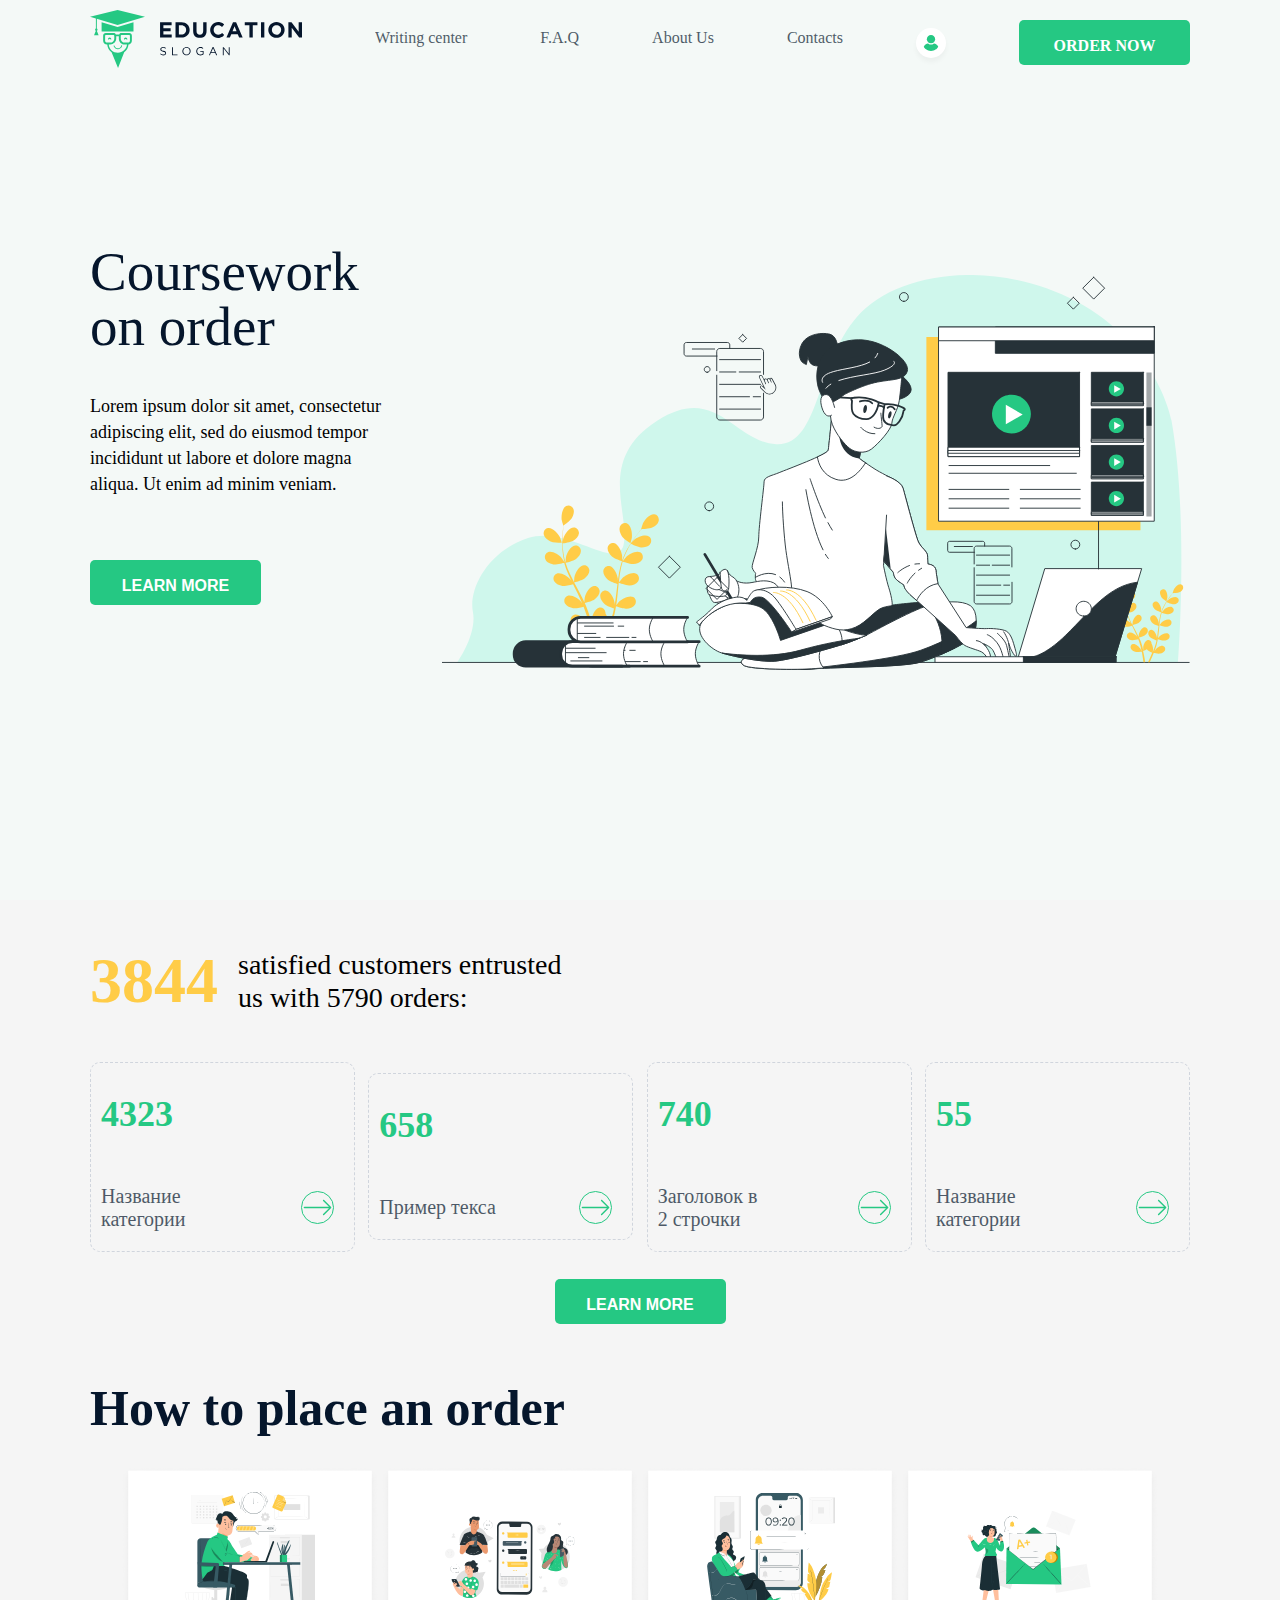
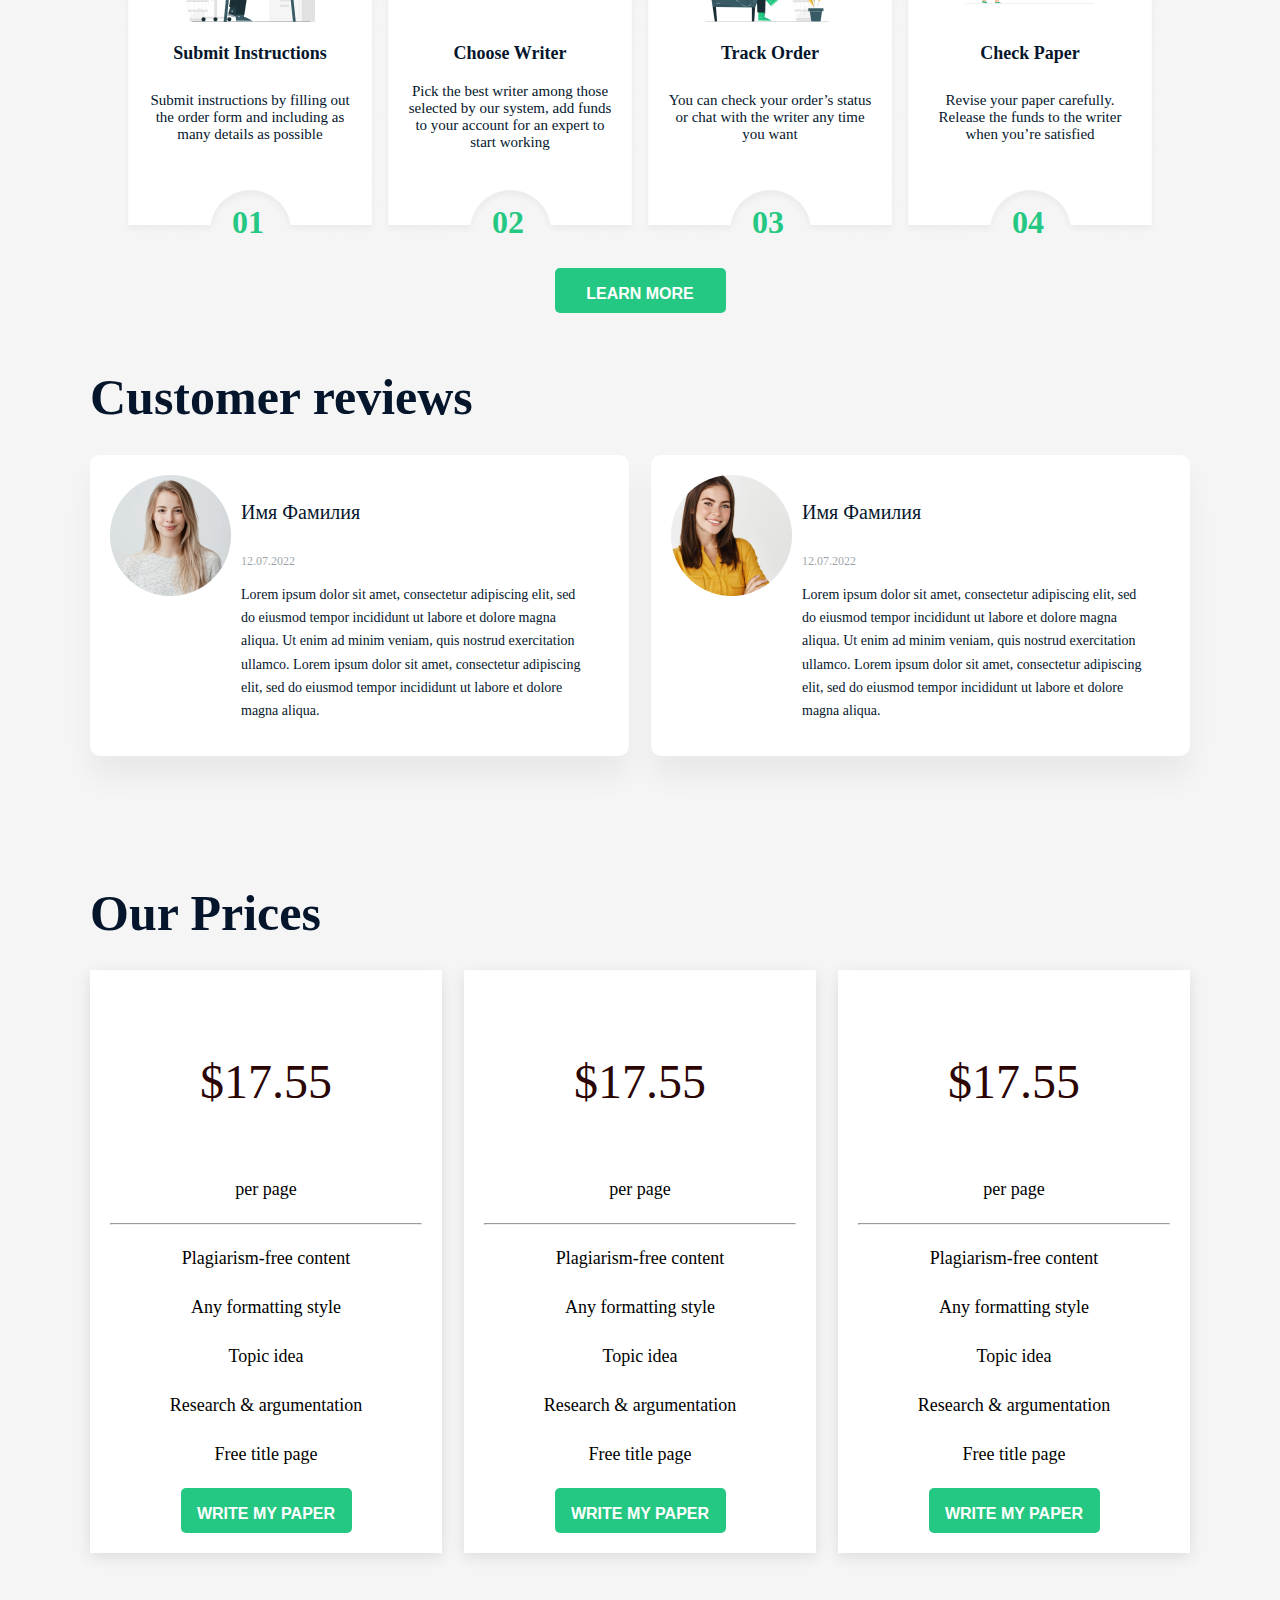
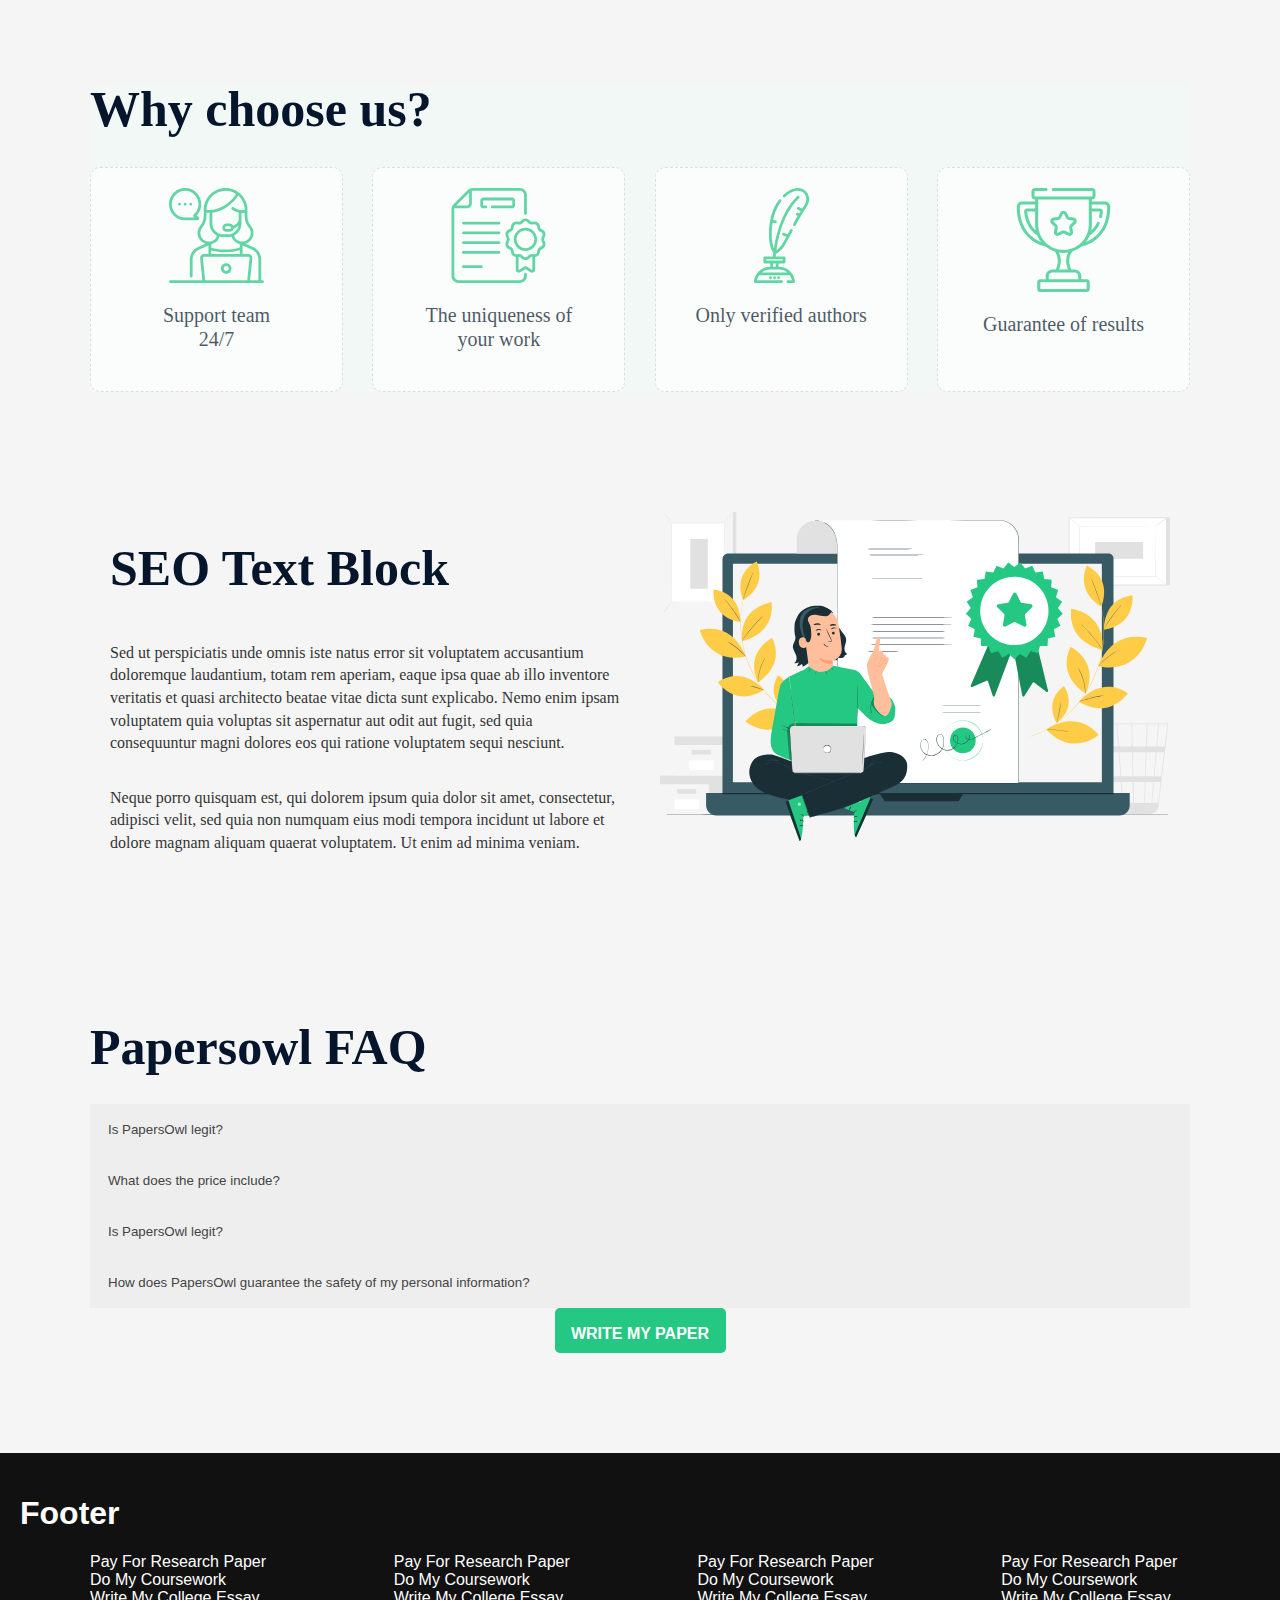
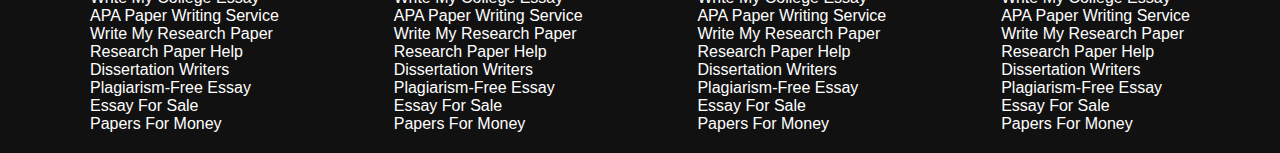
<file: index.html>
<!DOCTYPE html>
<html lang="ru">

<head>
	<meta charset="UTF-8">
	<meta http-equiv="X-UA-Compatible" content="IE=edge">
	<meta name="viewport" content="width=device-width, initial-scale=1.0">
	<title>Тестовое Задание</title>

	<link rel="stylesheet" href="style.css">
	<link rel="stylesheet" href="menu.css">
	<link rel="stylesheet" href="header.css">
	<link rel="stylesheet" href="buttons.css">
	<link rel="stylesheet" href="boxes.css">
	<link rel="stylesheet" href="cart.css">
	<link rel="stylesheet" href="us.css">
	<link rel="stylesheet" href="reward.css">
	<link rel="stylesheet" href="accordeon.css">



	<!-- шрифт Zen Dots -->
	<link rel="preconnect" href="https://fonts.googleapis.com">
	<link rel="preconnect" href="https://fonts.gstatic.com" crossorigin>
	<link href="https://fonts.googleapis.com/css2?family=Zen+Dots&display=swap" rel="stylesheet">
	<!-- end of шрифт Zen Dots -->
</head>

<body>

	<div class="wrapper">


		<header class="header bg__grey">


			<div class="container1100">


				<!--?  -->

				<div class="menu row width-100">
					<div class="menu__logo">
						<img src="img/icons/logo-black.svg" alt="">
					</div>


					<a class="menu__link" href="#">Writing center</a>
					<a class="menu__link" href="#">F.A.Q</a>
					<a class="menu__link" href="#">About Us</a>
					<a class="menu__link" href="page2.html">Contacts</a>

					<div class="menu__burger">
						<img src="img/icons/burger-menu.svg" alt="">
					</div>


					<div class="menu__login">
						<div class="menu__login_round">
							<img src="img/icons/user.svg" alt="Была иконка..">
						</div>
					</div>

					<div class="menu__btn btn btn__green uppercase">
						<p class="btn__text">ORDER NOW</p>
					</div>
				</div>


				<!--?  -->

				<div class="names row__center width-100 height-100">
					<div class="column width-32">
						<div class="header__title text__big  column">
							<h1>Coursework</h1>
							<h1>on order</h1>
						</div>
						<div class="header__text margin__top20">
							<p>
								Lorem ipsum dolor sit amet, consectetur <br />
								adipiscing elit, sed do eiusmod tempor <br />
								incididunt ut labore et dolore magna <br />
								aliqua. Ut enim ad minim veniam.
							</p>
						</div>
						<div class="header__btn btn btn__green uppercase margin__top45">
							<p class="btn__text">Learn more</p>
						</div>
					</div>

					<div class="header__img width-68 height-100">
						<img src="img/icons/header.svg" alt="Картинка">
					</div>
				</div>

			</div>

		</header>
		<!--?  -->


		<main class="main bg__whity">

			<div class="container1100">


				<div class="row__center">
					<h1 class="box__index color__yellow">3844</h1>
					<div class="box__index_text">satisfied customers entrusted <br /> us with 5790 orders:</div>
				</div>

				<div class="row centercenter width-100">


					<div class="box">
						<div class="box__inf">
							<h2 class="box__num color__green">4323</h2>
						</div>
						<div class="box__about row__be">
							<div class="box__text">
								<p>Название <br /> категории</p>
							</div>
							<div class="box__img">
								<img src="img/icons/right-arrow.svg" alt="">
							</div>
						</div>
					</div>

					<div class="box">
						<div class="box__inf column">
							<h2 class="box__num color__green">658</h2>
						</div>
						<div class="row__be">
							<div class="box__text">
								<p>Пример текса</p>
							</div>
							<div class="box__img">
								<img src="img/icons/right-arrow.svg" alt="">
							</div>
						</div>
					</div>

					<div class="box">
						<div class="box__inf column">
							<h2 class="box__num color__green">740</h2>
						</div>
						<div class="row__be">
							<div class="box__text">
								<p>Заголовок в <br /> 2 строчки</p>
							</div>
							<div class="box__img">
								<img src="img/icons/right-arrow.svg" alt="">
							</div>
						</div>
					</div>

					<div class="box">
						<div class="box__inf column">
							<h2 class="box__num color__green">55</h2>
						</div>
						<div class="row__be">
							<div class="box__text">
								<p>Название <br /> категории</p>
							</div>
							<div class="box__img">
								<img src="img/icons/right-arrow.svg" alt="">
							</div>
						</div>
					</div>


				</div>


				<div class="margin">
					<div class="block">

						<div class="box__btn btn btn__green uppercase link__center">
							<p class="btn__text">Learn more</p>
						</div>

					</div>
				</div>




				<div class="name">
					<h1 class="">How to place an order</h1>
				</div>

				<div class="carts row">
					<div class="cart cart1">
						<img src="img/cart.png" alt="карточка..">
						<div class="cart__num cart__one color__green">01</div>
						<div class="oncart1"><img src="img/icons/cart1.svg" alt="Картинка.."></div>

						<div class="oncart__text1">
							<h4>Submit Instructions</h4>
						</div>

						<div class="oncart__mintext1">
							<p>
								Submit instructions by filling out the order form and including as many
								details as possible
							</p>
						</div>
					</div>
					<div class="cart cart2">
						<img src="img/cart.png" alt="карточка..">
						<div class="cart__num cart__two color__green">02</div>
						<div class="oncart2"><img src="img/icons/cart2.svg" alt="Картинка.."></div>

						<div class="oncart__text2">
							<h4>Choose Writer</h4>
						</div>

						<div class="oncart__mintext2">
							<p>
								Pick the best writer among those selected by our system,
								add funds to your account for an expert to start working
							</p>
						</div>
					</div>
					<div class="cart cart3">
						<img src="img/cart.png" alt="карточка..">
						<div class="cart__num cart__three color__green">03</div>
						<div class="oncart3"><img src="img/icons/cart3.svg" alt="Картинка.."></div>

						<div class="oncart__text3">
							<h4>Track Order</h4>
						</div>

						<div class="oncart__mintext3">
							<p>
								You can check your order’s status or chat
								with the writer any time you want
							</p>
						</div>
					</div>
					<div class="cart cart4">
						<img src="img/cart.png" alt="карточка..">
						<div class="cart__num cart__four color__green">04</div>
						<div class="oncart4"><img src="img/icons/cart4.svg" alt="Картинка.."></div>

						<div class="oncart__text4">
							<h4>Check Paper</h4>
						</div>

						<div class="oncart__mintext4">
							<p>
								Revise your paper carefully. Release
								the funds to the writer when you’re satisfied
							</p>
						</div>
					</div>
				</div>


				<div class="margin">
					<div class="block">
						<div class="box__btn btn btn__green uppercase link__center">
							<p class="btn__text">Learn more</p>
						</div>
					</div>
				</div>




				<div class="slider">
					<div class="name">
						<h1 class="">Customer reviews</h1>
					</div>

					<div class="row between">
						<div class="block__review">
							<div class="row">
								<div class="">
									<img src="img/review1.png" alt="">
								</div>
								<div class="block__review_text">
									<h4>Имя Фамилия</h4>
									<time>12.07.2022</time>
									<p>
										Lorem ipsum dolor sit amet, consectetur adipiscing elit, sed do eiusmod tempor incididunt
										ut labore et dolore magna aliqua. Ut enim ad minim veniam, quis nostrud exercitation
										ullamco. Lorem ipsum dolor sit amet, consectetur adipiscing elit, sed do eiusmod tempor
										incididunt ut labore et dolore magna aliqua.
									</p>
								</div>
							</div>
						</div>
						<div class="block__review">
							<div class="row">
								<div class="">
									<img src="img/review2.png" alt="">
								</div>
								<div class="block__review_text">
									<h4>Имя Фамилия</h4>
									<time>12.07.2022</time>
									<p>
										Lorem ipsum dolor sit amet, consectetur adipiscing elit, sed do eiusmod tempor incididunt
										ut labore et dolore magna aliqua. Ut enim ad minim veniam, quis nostrud exercitation
										ullamco. Lorem ipsum dolor sit amet, consectetur adipiscing elit, sed do eiusmod tempor
										incididunt ut labore et dolore magna aliqua.
									</p>
								</div>
							</div>
						</div>
					</div>
				</div>


				<div class="margin">
					<div class="block">

					</div>
				</div>


				<div class="prices">
					<div class="name">
						<h1 class="">Our Prices</h1>
					</div>

					<div class="row between">

						<div class="block__price column">

							<div class="block__price_text text__center">
								<h4>$17.55</h4>
								<p>per page</p>
								<hr class="block__price_line">
								</hr>
								<p>Plagiarism-free content</p>
								<p>Any formatting style</p>
								<p>Topic idea</p>
								<p>Research & argumentation</p>
								<p>Free title page</p>
							</div>
							<div class="box__btn btn btn__green uppercase link__center">
								<p class="btn__text">Write My Paper</p>
							</div>
						</div>
						<div class="block__price column">

							<div class="block__price_text text__center">
								<h4>$17.55</h4>
								<p>per page</p>
								<hr class="block__price_line">
								</hr>
								<p>Plagiarism-free content</p>
								<p>Any formatting style</p>
								<p>Topic idea</p>
								<p>Research & argumentation</p>
								<p>Free title page</p>
							</div>
							<div class="box__btn btn btn__green uppercase link__center">
								<p class="btn__text">Write My Paper</p>
							</div>
						</div>

						<div class="block__price column">

							<div class="block__price_text text__center">
								<h4>$17.55</h4>
								<p>per page</p>
								<hr class="block__price_line">
								</hr>
								<p>Plagiarism-free content</p>
								<p>Any formatting style</p>
								<p>Topic idea</p>
								<p>Research & argumentation</p>
								<p>Free title page</p>
							</div>
							<div class="box__btn btn btn__green uppercase link__center">
								<p class="btn__text">Write My Paper</p>
							</div>
						</div>

					</div>
				</div>


				<div class="margin">
					<div class="block">

					</div>
				</div>




				<div class="us bg__greys">
					<div class="name">
						<h1 class="">Why choose us?</h1>
					</div>

					<div class="us__all row between">

						<div class="block__us column">

							<div class="block__us_text text__center">
								<img src="img/icons/choose1.svg" alt="">
								<p>Support team <br /> 24/7</p>
							</div>
						</div>

						<div class="block__us column">

							<div class="block__us_text text__center">
								<img src="img/icons/choose2.svg" alt="">
								<p>The uniqueness of <br /> your work</p>
							</div>
						</div>

						<div class="block__us column">

							<div class="block__us_text text__center">
								<img src="img/icons/choose3.svg" alt="">
								<p>Only verified authors</p>
							</div>
						</div>

						<div class="block__us column">

							<div class="block__us_text text__center">
								<img src="img/icons/choose4.svg" alt="">
								<p>Guarantee of results</p>
							</div>
						</div>

					</div>
				</div>


				<div class="margin">
					<div class="block">

					</div>
				</div>



				<div class="reward bg__whity">


					<div class="row between">
						<div class="block__reward column">
							<div class="name">
								<h1 class="">SEO Text Block</h1>
							</div>
							<p>
								Sed ut perspiciatis unde omnis iste natus error sit voluptatem accusantium doloremque
								laudantium, totam rem aperiam, eaque ipsa quae ab illo inventore veritatis et quasi
								architecto beatae vitae dicta sunt explicabo. Nemo enim ipsam voluptatem quia voluptas sit
								aspernatur aut odit aut fugit, sed quia consequuntur magni dolores eos qui ratione voluptatem
								sequi nesciunt.
							</p>
							<p>
								Neque porro quisquam est, qui dolorem ipsum quia dolor sit amet, consectetur, adipisci velit,
								sed quia non numquam eius modi tempora incidunt ut labore et dolore magnam aliquam quaerat
								voluptatem. Ut enim ad minima veniam.
							</p>
						</div>
						<div class="block__reward column">
							<img src="img/icons/reward.svg" alt="">
						</div>
					</div>
				</div>

				<div class="margin">
					<div class="block">

					</div>
				</div>



				<!--? -->

				<div class="accordeons bg__whity">
					<div class="name">
						<h1 class="">Papersowl FAQ</h1>
					</div>
					<div class="column">

						<!-- 1 -->
						<button class="accordion"> Is PapersOwl legit? </button>
						<div class="panel">
							<p>
								You will only be paying for the body of the text since references and title pages are added
								as a bonus. We also format the paper to your preferred style – whether APA or MLA – for free.
							</p>
						</div>
						<!-- 2 -->
						<button class="accordion"> What does the price include? </button>
						<div class="panel">
							<p>
								You will only be paying for the body of the text since references and title pages are added
								as a bonus. We also format the paper to your preferred style – whether APA or MLA – for free.
							</p>
						</div>
						<!-- 3 -->
						<button class="accordion"> Is PapersOwl legit? </button>
						<div class="panel">
							<p>
								You will only be paying for the body of the text since references and title pages are added
								as a bonus. We also format the paper to your preferred style – whether APA or MLA – for free.
							</p>
						</div>
						<!-- 4 -->
						<button class="accordion">
							How does PapersOwl guarantee the safety of my personal information?
						</button>
						<div class="panel">
							<p>
								You will only be paying for the body of the text since references and title pages are added
								as a bonus. We also format the paper to your preferred style – whether APA or MLA – for free.
							</p>
						</div>
						<div class="box__btn btn btn__green uppercase link__center">
							<p class="btn__text">Write My Paper</p>
						</div>
					</div>





					<script src="js/accordeon.js"></script>
					<!--? -->

					<div class="margin">
						<div class="block">

						</div>
					</div>



		</main>
		<footer class="footer">
			<h1>Footer</h1>

			<div class="container1100">
				<div class="row between">

					<div class="footer__col column">
						<a href="#">Pay For Research Paper</a>
						<a href="#">Do My Coursework</a>
						<a href="#">Write My College Essay</a>
						<a href="#">APA Paper Writing Service</a>
						<a href="#">Write My Research Paper</a>
						<a href="#">Research Paper Help</a>
						<a href="#">Dissertation Writers</a>
						<a href="#">Plagiarism-Free Essay</a>
						<a href="#">Essay For Sale</a>
						<a href="#">Papers For Money</a>
					</div>
					<div class="footer__col column">
						<a href="#">Pay For Research Paper</a>
						<a href="#">Do My Coursework</a>
						<a href="#">Write My College Essay</a>
						<a href="#">APA Paper Writing Service</a>
						<a href="#">Write My Research Paper</a>
						<a href="#">Research Paper Help</a>
						<a href="#">Dissertation Writers</a>
						<a href="#">Plagiarism-Free Essay</a>
						<a href="#">Essay For Sale</a>
						<a href="#">Papers For Money</a>
					</div>
					<div class="footer__col column">
						<a href="#">Pay For Research Paper</a>
						<a href="#">Do My Coursework</a>
						<a href="#">Write My College Essay</a>
						<a href="#">APA Paper Writing Service</a>
						<a href="#">Write My Research Paper</a>
						<a href="#">Research Paper Help</a>
						<a href="#">Dissertation Writers</a>
						<a href="#">Plagiarism-Free Essay</a>
						<a href="#">Essay For Sale</a>
						<a href="#">Papers For Money</a>
					</div>
					<div class="footer__col column">
						<a href="#">Pay For Research Paper</a>
						<a href="#">Do My Coursework</a>
						<a href="#">Write My College Essay</a>
						<a href="#">APA Paper Writing Service</a>
						<a href="#">Write My Research Paper</a>
						<a href="#">Research Paper Help</a>
						<a href="#">Dissertation Writers</a>
						<a href="#">Plagiarism-Free Essay</a>
						<a href="#">Essay For Sale</a>
						<a href="#">Papers For Money</a>
					</div>

				</div>

			</div>

		</footer>
	</div>

</body>

<!--
<script src="js/ajax.js"></script>
-->

</html>
</file>
<file: style.css>
*,
*:before,
*:after {
	box-sizing: border-box;
}

body {
	margin: 0;
	font-family: Tahoma, sans-serif;
	font-size: 16px;
	color: #111;
	/*
	background-color: blueviolet;
	*/
	/*
	background-color: #F4F9F7;
	*/
}

img {
	width: 100%;
}

.wrapper {
	overflow: hidden;
	display: flex;
	flex-direction: column;
	min-height: 10vh;
}

.footer {
	/*прижимаем книзу футер*/
	margin-top: auto;
}

/*
.header,
.main,
.footer {
	padding: 20px;

}
*/

.container1100 {
	max-width: 1100px;
	width: 100%;
	margin: 0 auto;
	/*
	padding: 35px 20px;
	*/
}

.header {
	padding: 10px 10px 0px 10px;
	min-height: 100vh;
}

.footer {
	padding: 20px;
	background-color: #111;
	color: #fff;
}


/* цвета */
.bg__grey {
	background-color: #F4F9F7;
}

.bg__greys {
	background-color: #F2F8F5;
}


.bg__whity {
	background-color: #F5F5F5;
}

.color__green {
	color: #25C883;
}

.color__yellow {
	color: #FFCC47;
}




/*** links ссылки ***/
a {
	text-decoration: none;
	color: #fff;
}

a:hover {
	text-decoration: underline;
	color: #fff;
}

/*** End of links ссылки ***/

.row {
	display: flex;
	flex-direction: row;
	flex-wrap: wrap;
}

.row__up {
	display: flex;
	flex-direction: row;
	flex-wrap: wrap;
	align-items: flex-start;
}

.row__center {
	display: flex;
	flex-direction: row;
	flex-wrap: wrap;
	align-items: center;
}

.row__down {
	display: flex;
	flex-direction: row;
	flex-wrap: wrap;
	align-items: flex-end;
}

.center {
	display: flex;
	justify-content: center;
}





.column {
	display: flex;
	flex-direction: column;
}

.block {
	display: flex;
	align-items: center;
}

.centercenter {
	display: flex;
	justify-content: space-between;
	align-items: center;
	flex-wrap: wrap;
}

.between {
	display: flex;
	justify-content: space-between;
}




.text p,
.menu,
.menu a {
	/*
	padding: 10px;
	*/
	margin: 0 0 10px;
}


.width-100 {
	width: 100%;
}

.width-50 {
	width: 50%;
}

.width-33 {
	width: 33%;
}

.width-25 {
	width: 25%;
}

.width-20 {
	width: 20%;
}

/* пара */
.width-32 {
	width: 32%;
}

.width-68 {
	width: 68%;
}

/**/




@import url('https://fonts.googleapis.com/css2?family=Zen+Dots&display=swap');



.font__zendots {
	font-family: 'Zen Dots', cursive;
}


.text__big {
	font-size: 70px;
	line-height: 0px;
}

.text__min {
	font-size: 15px;
	line-height: 0;
}

.text__miny {
	font-size: 12px;
	line-height: 0;
}

.text__left {
	text-align: left;
}

.text__right {
	text-align: right;
}


.text__center {
	text-align: center;
}



.uppercase {
	text-transform: uppercase;
}



.sticker {
	font-size: 15px;
	background-color: chartreuse;
	border-radius: 10px;
	padding: 5px 15px 5px 10px;
	width: 170px;
}

.sticker img {
	width: 30px;
	color: #111;
}




.basic__text p {
	margin-top: 1em;
	/* Отступ сверху */
	margin-bottom: 1em;
	/* Отступ снизу */
}

.text__img p {
	margin-top: 0em;
	/* Отступ сверху */
	margin-bottom: 0em;
	/* Отступ снизу */
}




.abs__text {
	position: absolute;
	right: 50px;
	bottom: 120px;
	transform: rotate(270deg);

	font-size: 18px;

}



.block__right {
	text-align: right;
	display: flex;
	justify-content: flex-end;
}








.fullscreen_one {
	/* затемняем фоновую картинку */
	background: linear-gradient(rgba(0, 0, 0, 0.3), rgba(0, 0, 0, 0.3)),
		url('img/1639092195-1031-www.lookw.ru.jpg') center / cover no-repeat fixed;

}

.top10 {
	/*
	margin-top: 30px;
	*/
	line-height: 50px;
}


.cent {
	display: flex;
	align-items: center;

	margin-top: 100px;
	/*прижимаем книзу футер*/
	margin-top: auto;
}

.height-100 {
	height: 100%;
}









.imgwidth-32 {
	width: 320px;
}

.imgwidth-50 {
	width: 500px;
}



.name {
	font-family: 'Gilroy';
	font-style: normal;
	font-weight: 500;
	font-size: 25px;
	line-height: 47px;
	/* identical to box height */


	color: #05162C;
}


.link__center {
	margin: 0 auto;
}







.block__review {
	width: 49%;
	background: #FFFFFF;
	box-shadow: 0px 21px 28px rgba(0, 0, 0, 0.05);
	border-radius: 10px;
	padding: 20px;
}

.block__review img {
	width: 100%;
}

.block__review_text {
	width: 70%;
	margin-left: 10px;
}



.block__review_text h4 {
	font-family: 'Gilroy';
	font-style: normal;
	font-weight: 400;
	font-size: 20px;
	line-height: 23px;

	color: #05162C;
}

time {
	font-family: 'Gilroy';
	font-style: normal;
	font-weight: 400;
	font-size: 12px;
	line-height: 14px;

	color: #05162C;

	opacity: 0.4;
}

.block__review_text p {
	font-family: 'Gilroy';
	font-style: normal;
	font-weight: 400;
	font-size: 14px;
	line-height: 166%;
	/* or 23px */


	color: #05162C;
}



.block__price {
	background: #FFFFFF;
	box-shadow: 0px 4px 14px rgba(0, 0, 0, 0.1);

	padding: 20px;
	width: 32%;
}

.block__price_text h4 {
	font-family: 'Gilroy';
	font-style: normal;
	font-weight: 500;
	font-size: 48px;
	line-height: 56px;
	text-align: center;

	color: #2C0505;
}

.block__price_text p {
	font-family: 'Gilroy';
	font-style: normal;
	font-weight: 400;
	font-size: 18px;
	line-height: 31px;
	text-align: center;

	color: #000000;
}
</file>
<file: menu.css>
.menu {
	display: flex;
	flex-direction: row;
	align-items: center;
	justify-content: space-between;

	height: 65px;

	font-family: 'Gilroy';
	font-style: normal;
	font-weight: 400;
}

.menu__logo,
.menu__login,
.menu__burger {
	height: 100%;
}

.menu__login img,
.menu__burger img {
	height: 100%;
}

.menu__login {
	display: flex;
	align-items: center;
}

.menu a {
	color: #05162C;
	opacity: 0.7;
}

.menu__login_round {
	border-radius: 50%;
	width: 30px;
	height: 30px;
	background: #FFFFFF;
	box-shadow: 0px 4px 5px rgba(0, 0, 0, 0.04);
}

.menu__login_round img {
	padding: 7px;
}


@media (max-width: 650px) {
	.menu__btn {
		display: none;
	}
}

@media (min-width: 650px) and (max-width: 900px) {

	.menu__logo,
	.menu__login,
	.menu__burger {
		height: 100%;
		margin: 0 auto;
	}
}

@media (max-width: 900px) {

	.menu__link,
	.menu__login {
		display: none;
	}
}

@media (min-width: 900px) {
	.menu__burger {
		display: none;
	}
}
</file>
<file: header.css>
.names {
	margin-top: 100px;
}

.header__title h1 {
	align-items: center;
	color: #05162C;
	font-family: 'Gilroy';
	font-style: normal;
	font-weight: 500;
	font-size: 55px;

	margin-top: 0.5em;
	/* Отступ сверху */
	margin-bottom: 0.5em;
	/* Отступ снизу */
}

.header__text {
	font-family: 'Gilroy';
	font-style: normal;
	font-weight: 300;
	font-size: 18px;
	line-height: 26px;

	color: #000000;
}

.header__img {
	position: relative;
	margin-top: inherit;
	/*
	margin-top: auto;
	*/
}

.margin__top20 {
	margin-top: 20px;
}

.margin__top45 {
	margin-top: 45px;
}









@media (max-width: 900px) {

	.row__center {
		display: flex;
		flex-direction: column;
		text-align: center;
	}

	.width-68,
	.width-32 {
		width: 100%;
	}

	.btn {
		margin: 0 auto;
	}

	.names {
		margin-top: 10px;
	}

	.container1100 {
		/*добавляем отсупы от краёв*/
		padding: 0px 15px 0px 15px;
	}
}
</file>
<file: buttons.css>
.btn {
	width: 171px;
	height: 45px;
}

.btn__green {
	background-color: #25C883;
	border-radius: 5px;
}

.btn__text {
	font-weight: 600;
	font-size: 16px;
	line-height: 19px;
	color: #FFFFFF;
	text-align: center;
	margin-bottom: 5px;
}
</file>
<file: boxes.css>
.box {
	width: 265px;
	/*
	height: 143px;
	*/
	border: 1px dashed #D0D5DD;
	border-radius: 10px;
}

.box__num {
	font-family: 'Gilroy';
	font-style: normal;
	font-weight: 700;
	font-size: 36px;
	/*
	line-height: 44px;
	*/
}

.box__text {
	font-family: 'Gilroy';
	font-style: normal;
	font-weight: 500;
	font-size: 20px;
	/*
	line-height: 24px;
	*/

	color: #05162C;

	opacity: 0.7;
}

.box__img {
	width: 33px;
	height: 33px;
	border-radius: 50%;
	border: 1px solid #25C883;
}

.box__index {
	font-family: 'Gilroy';
	font-style: normal;
	font-weight: 600;
	font-size: 64px;
	line-height: 76px;
}

.box__index_text {
	margin-left: 20px;
	font-family: 'Gilroy';
	font-style: normal;
	font-weight: 500;
	font-size: 28px;
	line-height: 33px;

	color: #000000;
}

.box__inf,
.box__about {
	/*
	margin: 10px;
	*/
	margin: 0px 10px 0px 10px;
}

.box__img {
	margin: 10px;
}


.row__bet {
	display: flex;
	flex-direction: row;
	flex-wrap: wrap;
	justify-content: space-between;
	align-items: flex-end;
}


.row__be {
	display: flex;
	flex-direction: row;
	flex-wrap: wrap;
	justify-content: space-between;
	align-items: center;
	margin: 0px 10px 0px 10px;
}



.margin {
	height: 100px;
	display: flex;
	justify-content: center;
	align-items: center;
	/*
	background-color: blueviolet;
	*/
}
</file>
<file: cart.css>
.carts {
	display: flex;
	justify-content: center;
}


.cart {
	/*
	width: 25%;
	*/
	width: 260px;
}

/*
.cart img {
	position: relative;
}
*/

.cart__num p {
	position: absolute;
	z-index: 5;

	bottom: 0;
	left: 50%;
}


/* Container holding the image and the text */
.cart1,
.cart2,
.cart3,
.cart4 {
	position: relative;
	text-align: center;
	color: #000;
}

/* Bottom left text */
.cart__one,
.cart__two,
.cart__three,
.cart__four {
	position: absolute;
	bottom: 0px;
	left: 112px;
}

.oncart1,
.oncart2,
.oncart3,
.oncart4 {
	position: absolute;
	top: 25%;
	left: 50%;
	transform: translate(-50%, -50%);
}

.oncart__text1,
.oncart__text2,
.oncart__text3,
.oncart__text4 {
	position: absolute;
	top: 50%;
	left: 50%;
	transform: translate(-50%, -50%);


	font-family: 'Gilroy';
	font-style: normal;
	font-weight: 500;
	font-size: 18px;
	line-height: 26px;
	width: 80%;
	/* identical to box height */
	text-align: center;
	color: #05162C;
}


.oncart__mintext1,
.oncart__mintext2,
.oncart__mintext3,
.oncart__mintext4 {
	position: absolute;
	top: 67%;
	left: 50%;
	transform: translate(-50%, -50%);


	font-family: 'Gilroy';
	font-style: normal;
	font-weight: 500;
	font-size: 15px;
	line-height: 17px;
	width: 80%;
	/* identical to box height */
	text-align: center;
	color: #05162C;
}

.cart__num {
	font-family: 'Gilroy';
	font-style: normal;
	font-weight: 600;
	font-size: 32px;
	line-height: 38px;
	text-align: center;
}

@media (max-width: 570px) {

	.cart {
		width: 100%;
	}

	.cart__one,
	.cart__two,
	.cart__three,
	.cart__four {
		position: absolute;
		bottom: 0%;
		left: 50%;
		transform: translate(-50%, -50%);
	}

	.oncart1,
	.oncart2,
	.oncart3,
	.oncart4 {
		width: 60%;
	}
}
</file>
<file: us.css>
.us {
	width: 100%;
}

.block__us {
	/*
	background-color: blueviolet;
	*/
	background-color: #fff;
	min-width: 23%;
	height: auto;
	margin: 0px 0px 0px 0px;

	border: 1px dashed #D0D5DD;
	border-radius: 10px;


	font-family: 'Gilroy';
	font-style: normal;
	font-weight: 500;
	font-size: 20px;
	line-height: 24px;
	text-align: center;

	color: #05162C;

	opacity: 0.7;
}


.block__us_text {
	display: flex;
	align-items: center;
	justify-content: center;
	flex-direction: column;

	padding: 20px;
}

.block__us_text img {
	width: 45%;
}



@media (max-width: 900px) {

	.us__all {
		display: flex;
		justify-content: center;
		width: 100%;
	}

	.block__us {
		width: 100%;
	}
}
</file>
<file: reward.css>
.reward {
	width: 100%;
}

.block__reward {
	/*
	background: #FFFFFF;
	box-shadow: 0px 4px 14px rgba(0, 0, 0, 0.1);
	*/
	padding: 20px;
	width: 50%;
}

.block__reward img {
	width: 100%;
}

.block__reward p {
	font-family: 'Gilroy';
	font-style: normal;
	font-weight: 400;
	font-size: 16px;
	line-height: 141%;
	/* or 23px */
	color: #000000;
	opacity: 0.8;
}
</file>
<file: accordeon.css>
/*
.accordion {
	background-color: #F2F8F5;

	color: #05162C;
	cursor: pointer;
	padding: 18px;
	width: 100%;
	border: none;
	text-align: left;
	outline: none;
	font-size: 15px;
	transition: 0.3s;
	border-radius: 10px;
}

.active,
.accordion:hover {
	background-color: #E2F8ED;
}

.accordion:after {
	content: '\002B';
	color: rgba(0, 0, 0, 0.8);
	font-weight: bold;
	float: right;
	margin-left: 5px;
}

.active:after {
	content: "\2212";
}

.panel {
	padding: 0 18px;
	background-color: #E2F8ED;
	max-height: 0;
	overflow: hidden;
	transition: max-height 0.2s ease-out;

	border-top: 1px solid rgba(0, 0, 0, 0.1);

}
*/




.accordion {
	background-color: #eee;
	color: #444;
	cursor: pointer;
	padding: 18px;
	width: 100%;
	text-align: left;
	border: none;
	outline: none;
	transition: 0.4s;
}

.active,
.accordion:hover {
	background-color: #ccc;
}

.panel {
	padding: 0 18px;
	background-color: white;
	display: none;
	overflow: hidden;
}
</file>
